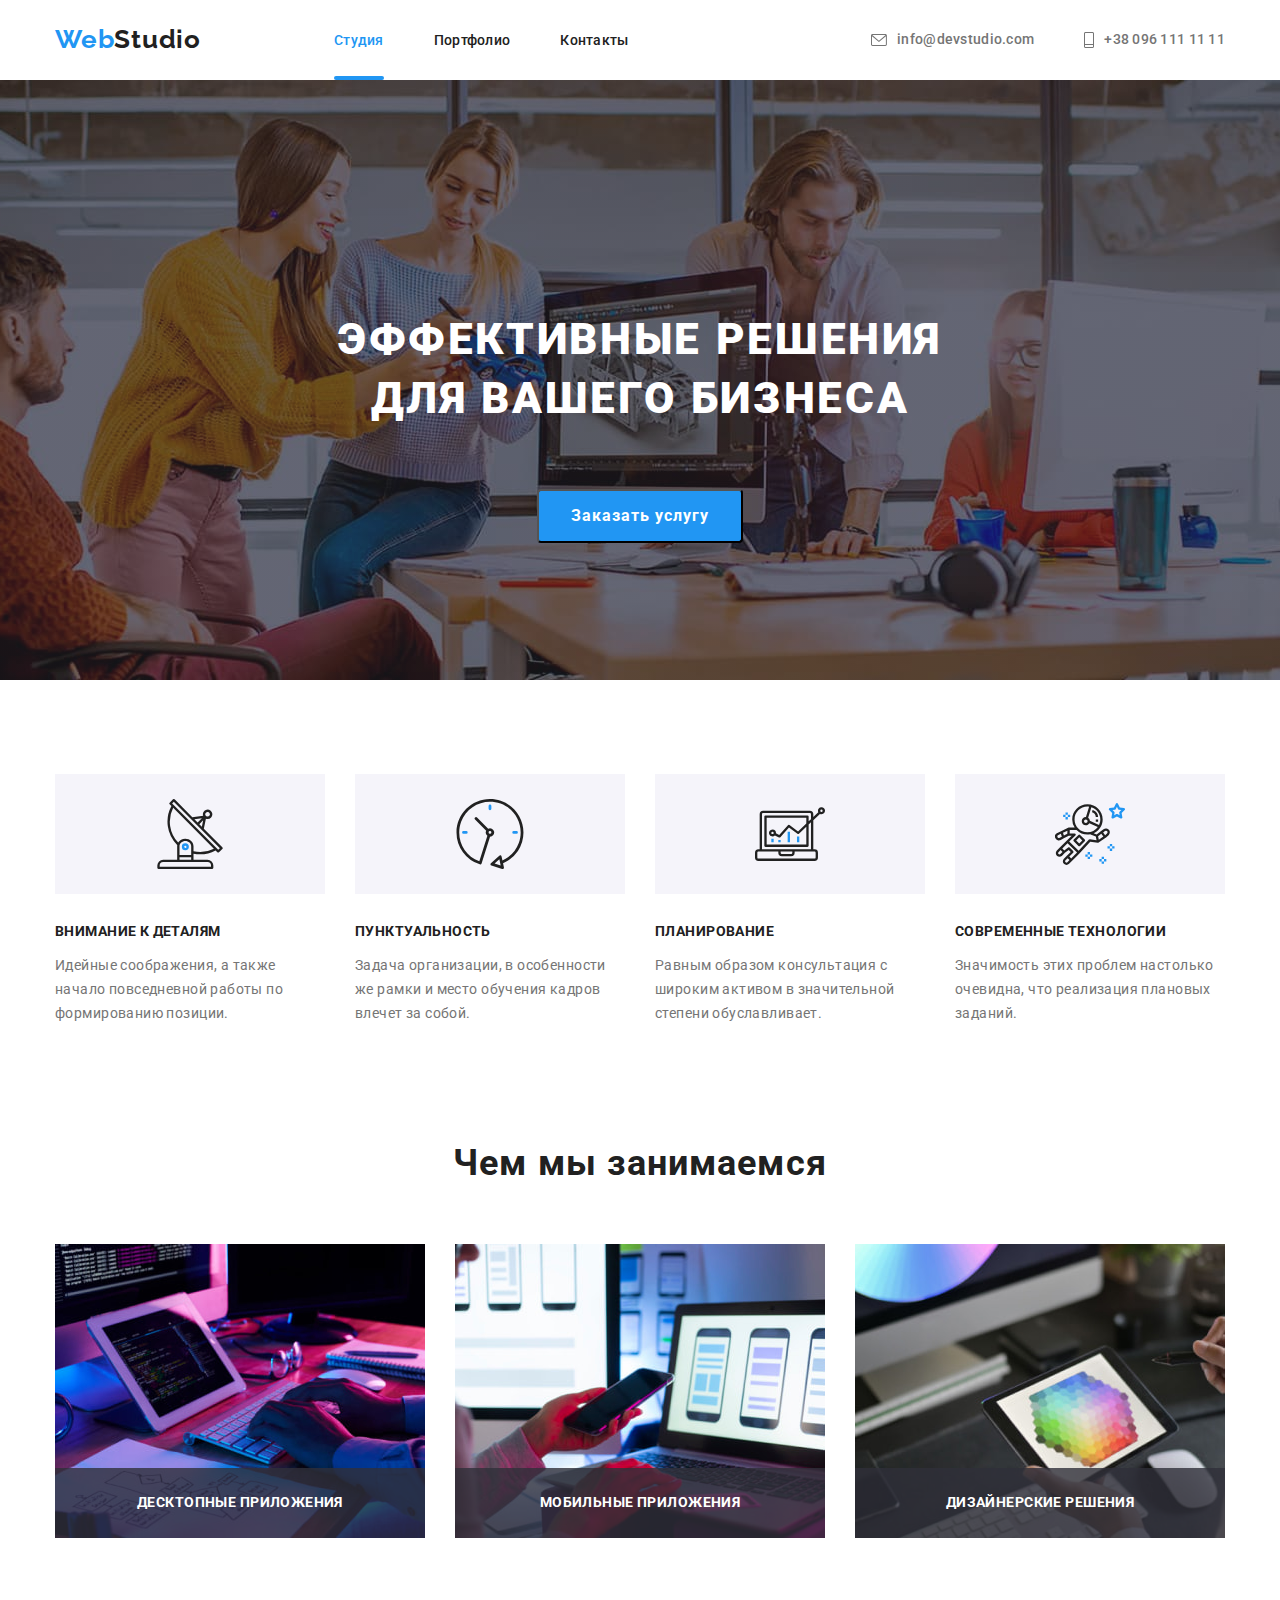
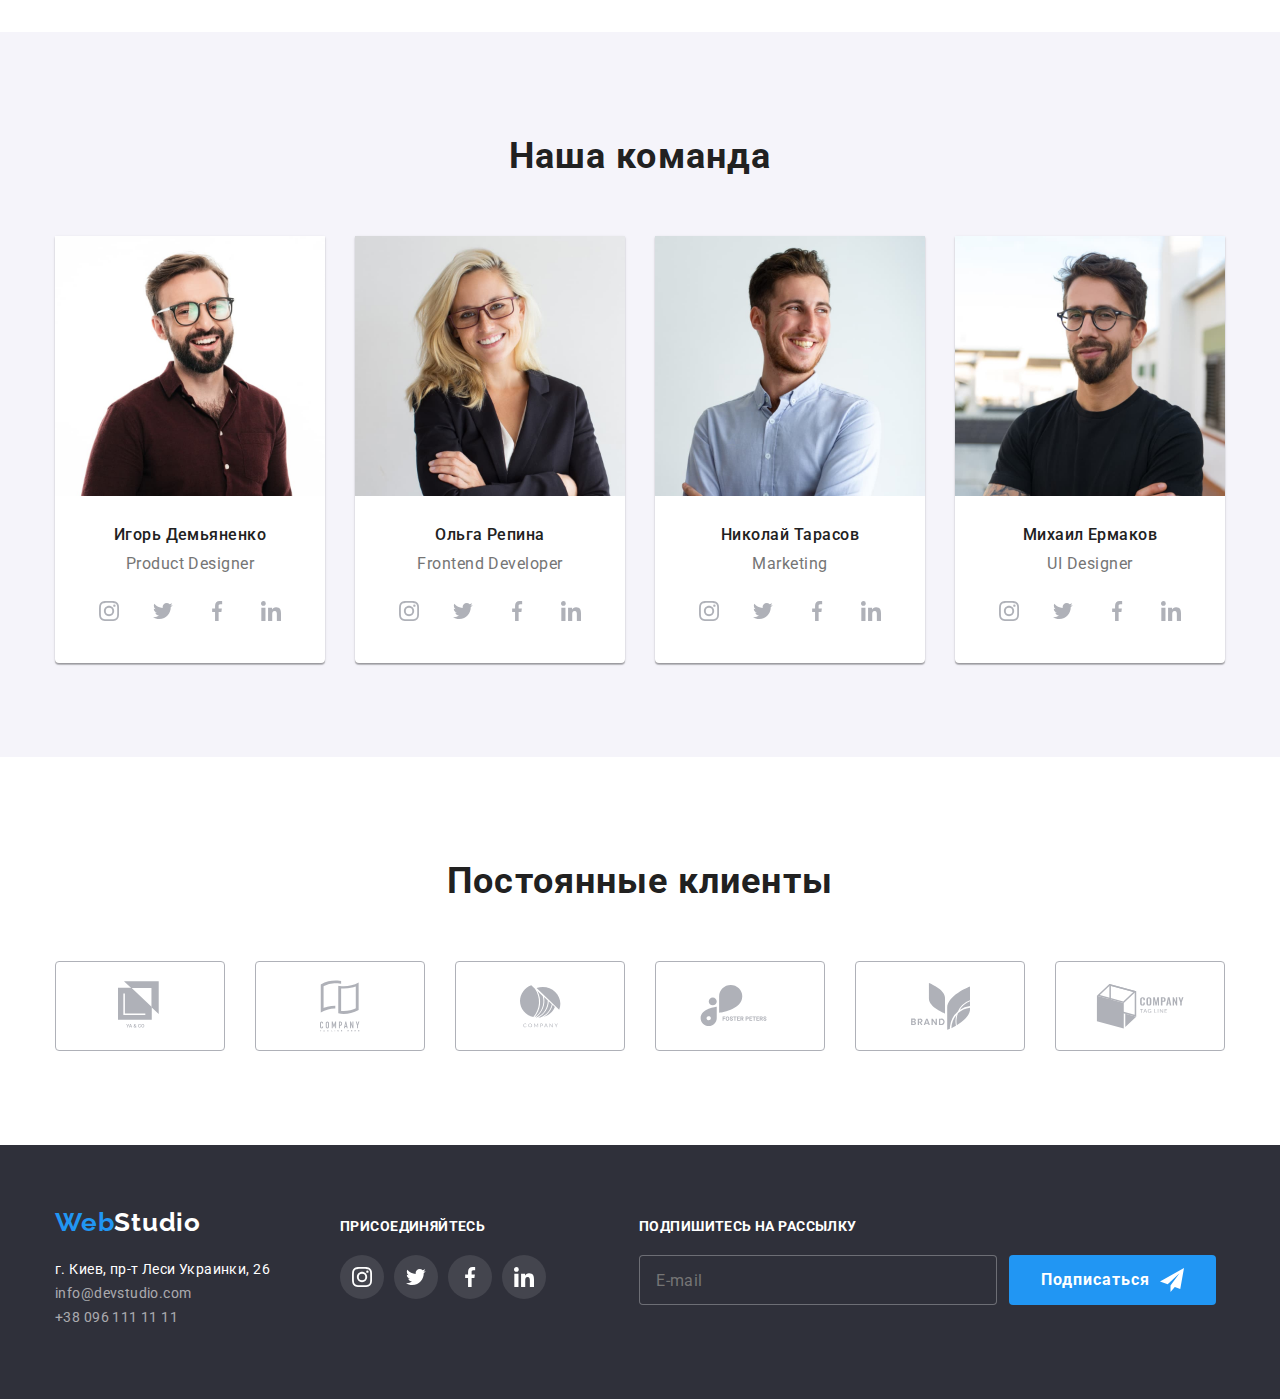
<file: index.html>
<!DOCTYPE html>
<html lang="ru">
<head>
    <meta charset="UTF-8">
    <meta name="viewport" content="width=device-width, initial-scale=1.0">
    <title>Document</title>
    <link rel="stylesheet" href="./css/modern-normalize.css">
    <link rel="stylesheet" href="./css/common.css">
    <link rel="stylesheet" href="./css/main.css">
    <link rel="preconnect" href="https://fonts.gstatic.com">
    <link href="https://fonts.googleapis.com/css2?family=Raleway:wght@700&family=Roboto:wght@400;500;700;900&display=swap" rel="stylesheet">
<body>

<!-- Шапка сайта -->
    <header class="header">
        <div class="container">
            <nav class="nav-links">
                 <a href="./index.html" class="logo-title"><span class="logo-title-web">Web</span>Studio</a>
                <ul class="nav-menu">
                   <li><a href="" class="current-link">Студия</a></li>
                   <li><a href="./portfolio.html" class="link">Портфолио</a></li>
                   <li><a href="" class="link">Контакты</a></li>
                </ul>
            </nav>   
            <ul class="contact-items">
                <li class="contact-items-button"><a href="mailto:info@devstudio.com" class="mail">
                  <svg class="button-icon" width="16" height="12">
                    <use href="./images/sprite.svg#envelope"></use>
                  </svg>info@devstudio.com</a>
                </li>
                <li><a href="tel:+380961111111" class="tel">
                  <svg class="button-icon" width="10" height="16">
                    <use href="./images/sprite.svg#phone"></use>
                  </svg>+38 096 111 11 11</a>
                </li>
            </ul>
        </div>
            </header>            
            <main>
                <!--Герой  -->
            
              <section class="section-hero">
               <div class="overlay">
                <div class="container">
                  <h1 class="title">Эффективные решения <br /> для вашего бизнеса</h1>
                  <button type="submit" class="button" data-modal-open>Заказать услугу</button>
                </div>
               </div>
              </section>
           

              <!-- Преимущества -->
              <section class="advantages">
                    <ul class="container">
                      <li>
                        <div class="advantage-icon">
                          <svg class="advantage-icon-1" width="70" height="70">
                            <use href="./images/sprite.svg#antenna"></use>
                          </svg>
                        </div>
                        <h3 class="advantage-title">Внимание к деталям</h3>
                        <p class="advantage-description">Идейные соображения, а также начало повседневной работы по формированию позиции.</p>
                      </li>
                      <li>
                        <div class="advantage-icon">
                        <svg class="advantage-icon-2" width="70" height="70">
                          <use href="./images/sprite.svg#clock"></use>
                        </svg>
                      </div>
                        <h3 class="advantage-title">Пунктуальность</h3>
                        <p class="advantage-description">Задача организации, в особенности же рамки и место обучения кадров влечет за собой.</p>
                      </li>
                      <li>
                        <div class="advantage-icon">
                        <svg class="advantage-icon-3" width="70" height="70">
                          <use href="./images/sprite.svg#diagram"></use>
                        </svg>
                      </div>
                        <h3 class="advantage-title">Планирование</h3>
                        <p class="advantage-description">Равным образом консультация с широким активом в значительной степени обуславливает.</p>
                      </li>
                      <li>
                        <div class="advantage-icon">
                        <svg class="advantage-icon-4" width="70" height="70">
                          <use href="./images/sprite.svg#astronaut"></use>
                        </svg>
                      </div>
                        <h3 class="advantage-title">Современные технологии</h3>
                        <p class="advantage-description">Значимость этих проблем настолько очевидна, что реализация плановых заданий.</p>
                      </li>
                    </ul>
             </section>
              
              <!-- Услуги -->
              <section class="services">
                <div class="container">
                    <h2 class="subtitle">Чем мы занимаемся</h2>
                  <ul class="service-items">
                    <li><article class="service-image"><img src="./images/image-1.jpg" alt="Услуга-1" width="370">
                    <div class="overlay-service-title">
                      <h3 class="service-title">Десктопные приложения</h3>
                    </div>
                    </article>
                    </li>
                    <li><article class="service-image"><img src="./images/image-2.jpg" alt="Услуга-2" width="370">
                    <div class="overlay-service-title">
                      <h3 class="service-title">Мобильные приложения</h3>
                    </div>
                    </article>
                    </li>
                    <li><article class="service-image"><img src="./images/image-3.jpg" alt="Услуга-31" width="370">
                    <div class="overlay-service-title">
                      <h3 class="service-title">Дизайнерские решения</h3>
                    </div>
                    </article>
                    </li>
                  </ul>
                </div>
              </section> 

              <!-- Команда -->
              <section class="section-team">
                <div class="container">
                  <h2 class="subtitle">Наша команда</h2>
                  <ul class="team-cards">
                    <li class="employee-card"><img src="./images/image-demyanenko.jpg" alt="Фотография сотрудника" width="270" height=260>
                        <div class="employee-card-thumb">
                          <h3 class="employee-name">Игорь Демьяненко</h3>
                           <p class="employee-role">Product Designer</p>
                            <ul class="social-links">
                          <li>
                            <a href="" class="social-links-icon">
                                <svg class="instagram-icon" width="20" height="20">
                                  <use href="./images/sprite.svg#instagram"></use>
                                </svg>
                            </a>
                          </li>
                          <li>
                            <a href="" class="social-links-icon">
                               <svg class="twitter-icon" width="20" height="20">
                                  <use href="./images/sprite.svg#twitter"></use>
                                </svg>
                            </a>
                          </li>
                          <li>
                            <a href="" class="social-links-icon">
                              <svg class="facebook-icon" width="20" height="20">
                                  <use href="./images/sprite.svg#facebook"></use>
                                </svg>
                            </a>
                          </li>
                          <li>
                            <a href="" class="social-links-icon">
                              <svg class="linkedin-icon" width="20" height="20">
                                  <use href="./images/sprite.svg#linkedin"></use>
                              </svg>
                            </a>
                          </li>
                         </ul>
                        </div>
                    </li>
                    <li class="employee-card"><img src="./images/image-repina.jpg" alt="Фотография сотрудника" width="270" height=260>
                      <div class="employee-card-thumb">
                      <h3 class="employee-name">Ольга Репина</h3>
                        <p class="employee-role">Frontend Developer</p>
                        <ul class="social-links">
                          <li>
                            <a href="" class="social-links-icon">
                              <svg class="instagram-icon" width="20" height="20">
                                  <use href="./images/sprite.svg#instagram"></use>
                                </svg>
                            </a>
                          </li>
                          <li>
                            <a href="" class="social-links-icon">
                              <svg class="twitter-icon" width="20" height="20">
                                  <use href="./images/sprite.svg#twitter"></use>
                                </svg>
                              </a>
                          </li>
                          <li>
                            <a href="" class="social-links-icon">
                              <svg class="facebook-icon" width="20" height="20">
                                  <use href="./images/sprite.svg#facebook"></use>
                                </svg>
                            </a>
                          </li>
                          <li>
                            <a href="" class="social-links-icon">
                              <svg class="linkedin-icon" width="20" height="20">
                                  <use href="./images/sprite.svg#linkedin"></use>
                                </svg>
                            </a>
                          </li>
                        </ul>
                      </div>
                    </li>
                    <li class="employee-card"><img src="./images/image-tarasov.jpg" alt="Фотография сотрудника" width="270" height=260>
                      <div class="employee-card-thumb">
                      <h3 class="employee-name">Николай Тарасов</h3>
                        <p class="employee-role">Marketing</p>
                        <ul class="social-links">
                          <li>
                            <a href="" class="social-links-icon">
                             <svg class="instagram-icon" width="20" height="20">
                                  <use href="./images/sprite.svg#instagram"></use>
                             </svg>
                              </a>
                          </li>
                          <li>
                            <a href="" class="social-links-icon">
                              <svg class="twitter-icon" width="20" height="20">
                                  <use href="./images/sprite.svg#twitter"></use>
                              </svg>
                              </a>
                          </li>
                          <li>
                            <a href="" class="social-links-icon">
                              <svg class="facebook-icon" width="20" height="20">
                                  <use href="./images/sprite.svg#facebook"></use>
                                </svg>
                              </a>
                          </li>
                          <li>
                            <a href="" class="social-links-icon">
                              <svg class="linkedin-icon" width="20" height="20">
                                  <use href="./images/sprite.svg#linkedin"></use>
                                </svg>
                              </a>
                          </li>
                        </ul>
                      </div>
                    </li>
                    <li class="employee-card"><img src="./images/image-yermakov.jpg" alt="Фотография сотрудника" width="270" height=260>
                      <div class="employee-card-thumb">
                      <h3 class="employee-name">Михаил Ермаков</h3>
                        <p class="employee-role">UI Designer</p>
                        <ul class="social-links">
                          <li>
                            <a href="" class="social-links-icon">
                              <svg class="instagram-icon" width="20" height="20">
                                  <use href="./images/sprite.svg#instagram"></use>
                                </svg>
                              </a>
                          </li>
                          <li>
                            <a href="" class="social-links-icon">
                              <svg class="twitter-icon" width="20" height="20">
                                  <use href="./images/sprite.svg#twitter"></use>
                                </svg>
                            </a>
                          </li>
                          <li>
                            <a href="" class="social-links-icon">
                              <svg class="facebook-icon" width="20" height="20">
                                  <use href="./images/sprite.svg#facebook"></use>
                              </svg>
                            </a>
                          </li>
                          <li>
                            <a href="" class="social-links-icon">
                              <svg class="linkedin-icon" width="20" height="20">
                                <use href="./images/sprite.svg#linkedin"></use>
                              </svg>
                            </a>
                          </li>
                        </ul>
                      </div>
                    </li>
                  </ul>
                </div>
              </section>

              <!-- Постоянные клиенты -->
              <section class="clients">
                <div class="container">
                  <h2 class="subtitle">Постоянные клиенты</h2>
                  <ul class="clients-logo">
                    <li>
                      <a href="" class="client-link-icon">
                        <svg class="client-icon" width="45" height="50">
                            <use href="./images/sprite.svg#logo-1"></use>
                        </svg>
                      </a>
                    </li>
                    <li>
                      <a href="" class="client-link-icon">
                        <svg class="client-icon" width="40" height="52">
                            <use href="./images/sprite.svg#logo-2"></use>
                          </svg>
                        </a>
                    </li>
                    <li>
                      <a href="" class="client-link-icon">
                        <svg class="client-icon" width="41" height="43">
                            <use href="./images/sprite.svg#logo-3"></use>
                          </svg>
                      </a>
                    </li>
                    <li>
                      <a href="" class="client-link-icon">
                        <svg class="client-icon" width="80" height="42">
                            <use href="./images/sprite.svg#logo-4"></use>
                          </svg>
                      </a>
                    </li>
                    <li>
                      <a href="" class="client-link-icon">
                        <svg class="client-icon" width="59" height="47">
                            <use href="./images/sprite.svg#logo-5"></use>
                          </svg>
                      </a>
                    </li>
                    <li>
                      <a href="" class="client-link-icon">
                        <svg class="client-icon" width="89" height="45">
                            <use href="./images/sprite.svg#logo-6"></use>
                          </svg>
                      </a>
                    </li>
                  </ul>
                </div>
              </section>
            </main>
    <footer class="footer">
        <div class="container">
          <div class="contact-section">          
          <a href="./index.html" class="logo-title"><span class="logo-title-web">Web</span>Studio</a>
            <address>
             <a href="" class="address">г. Киев, пр-т Леси Украинки, 26</a>
             <ul class="contact-list">
                <li><a href="mailto:info@devstudio.com" class="mail">info@devstudio.com</a>
                </li>
                <li><a href="tel:+380961111111" class="tel">+38 096 111 11 11</a>
                </li>
             </ul>
            </address>
          </div>
         <div class="menu-social-links">
          <h3 class="join-us">Присоединяйтесь</h3>
          <ul class="social-links">
            <li>
              <a href="" class="social-links-icon-footer">
                <svg class="instagram-icon" width="20" height="20">
                   <use href="./images/sprite.svg#instagram"></use>
                  </svg>
                </a>
            </li>
            <li>
              <a href="" class="social-links-icon-footer">
                <svg class="twitter-icon" width="20" height="20">
                   <use href="./images/sprite.svg#twitter"></use>
                  </svg>
              </a>
            </li>
            <li>
              <a href="" class="social-links-icon-footer">
                <svg class="facebook-icon" width="20" height="20">
                   <use href="./images/sprite.svg#facebook"></use>
                  </svg>
                </a>
            </li>
            <li>
              <a href="" class="social-links-icon-footer">
                <svg class="linkedin-icon" width="20" height="20">
                   <use href="./images/sprite.svg#linkedin"></use>
                  </svg>
                </a>
            </li>
          </ul>
        </div>
        <form class="sign-up-form">
          <h3 class="sign-up">Подпишитесь на рассылку</h3>
          <div class="sign-up-wrapper">
            <input class="input" name="mail" type="email" placeholder="E-mail"/>
            <button type="submit" class="button">Подписаться
              <svg width="24" height="24" class="icon-send">
              <use href="./images/sprite.svg#icon-send"></use>
              </svg></button>
          </div>
        </form>
      </div>
    </footer>
    <div class="backdrop is-hidden" data-modal>
      <div class="modal">
        <button class="backdrop-close" data-modal-close><svg class="close-icon" width="11" height="11">
             <use href="./images/sprite.svg#close"></use></svg>
        </button>
          <form class="order-form">
            <h3 class="order-form-name">Оставьте свои данные, мы вам перезвоним</h3> 
            <label for="name" class="label">Имя</label>
            <div class="input-wrapper">
              <input class="input" type="text" name="name" id="name" />
              <svg width="18" height="18" class="modal-icon">
              <use href="./images/sprite.svg#icon-name"></use>
              </svg>
            </div>
            <label for="phone" class="label">Телефон</label>
            <div class="input-wrapper">
            <input class="input" type="tel" name="phone" id="phone" />
            <svg width="18" height="18" class="modal-icon">
            <use href="./images/sprite.svg#icon-phone"></use>
            </svg>
           </div>
           <label for="mail" class="label">Почта</label>
           <div class="input-wrapper">
            <input class="input" type="email" name="mail" id="mail" />
            <svg width="18" height="18" class="modal-icon">
              <use href="./images/sprite.svg#icon-mail"></use>
            </svg>
           </div>
           <label for="comment" class="label">Комментарий</label>
           <textarea class="comment" name="comment" id="comment" rows="6" placeholder="Введите текст"></textarea>
           <label class="checkbox-field">
            <input class="checkbox" type="checkbox" /><span class="checkbox-icon"></span>
            <span class="checkbox-text">Соглашаюсь с рассылкой и принимаю <a href="" class="checkbox-link">Условия договора</a></span>
            </label>
           <button type="submit" class="button">Отправить</button>
        </form>
      </div>
    </div>
    <script src="./js/modal.js"></script>
</body>
</html>
</file>
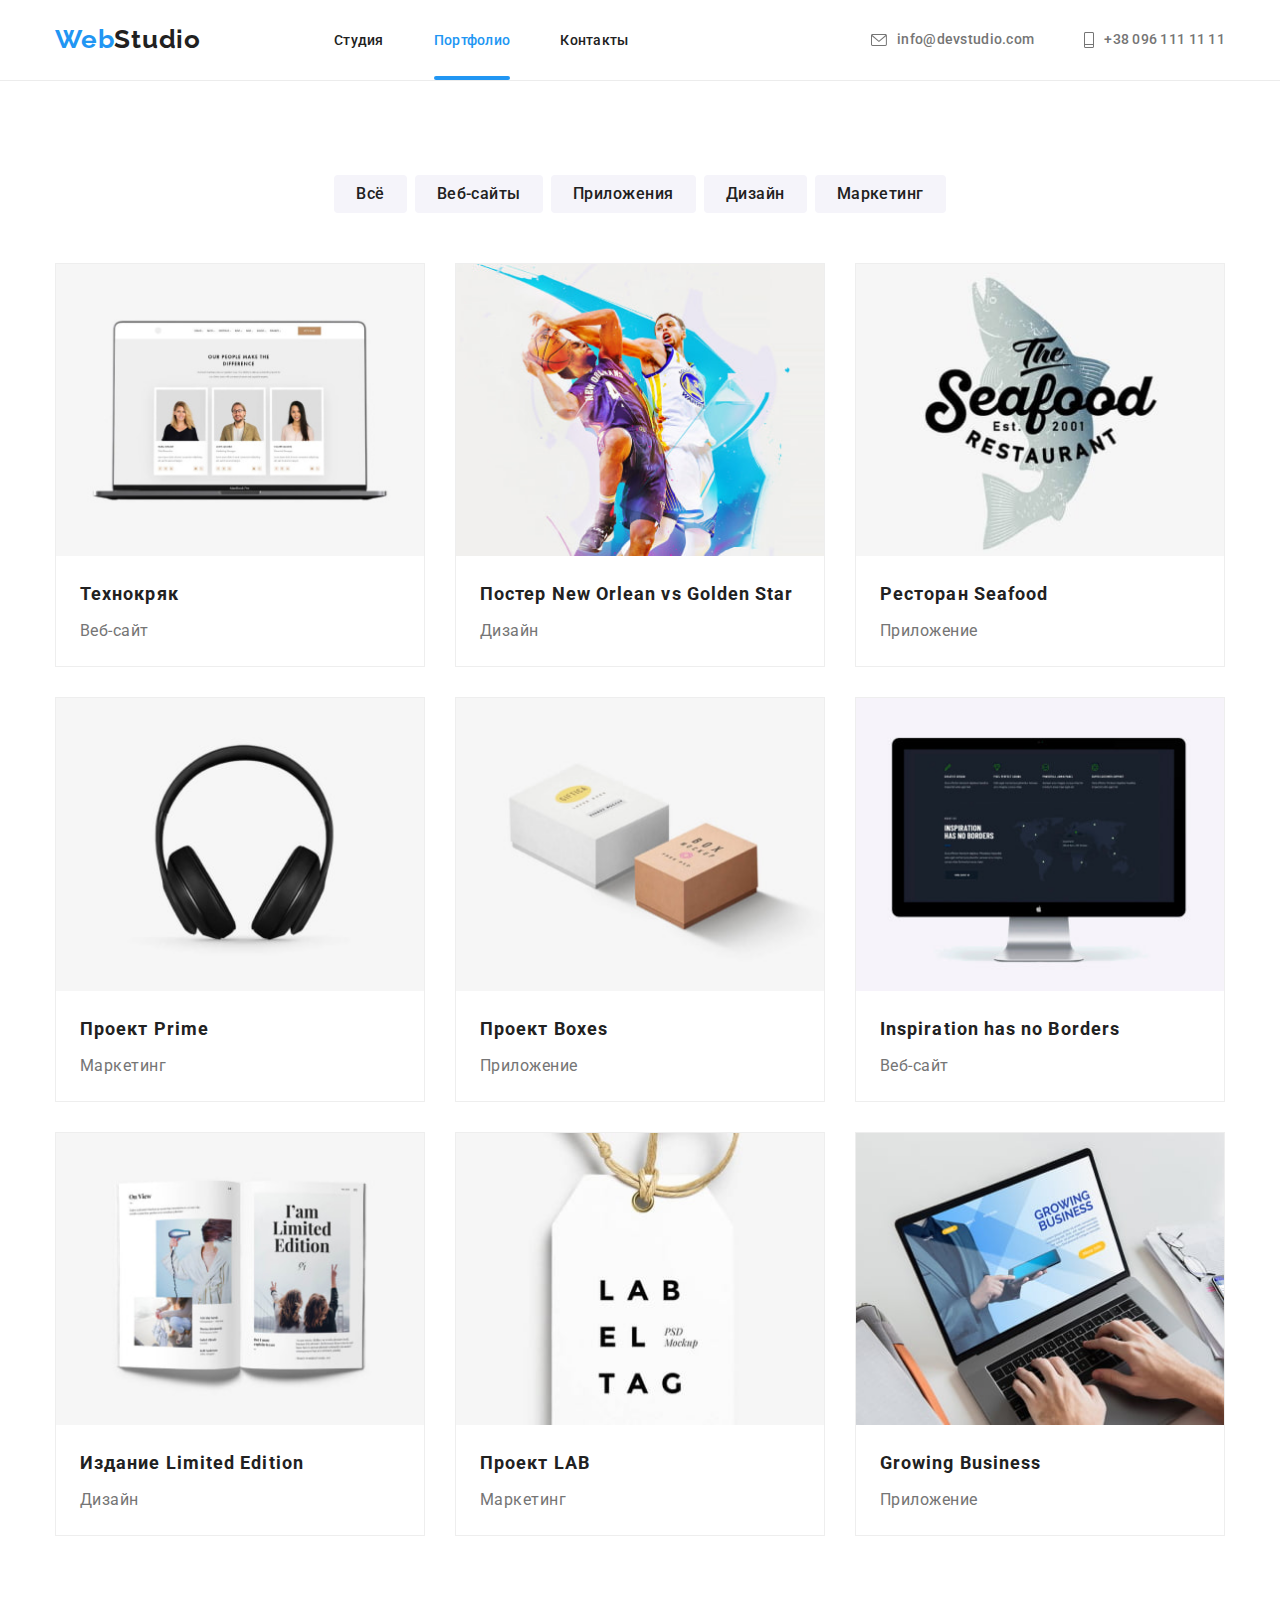
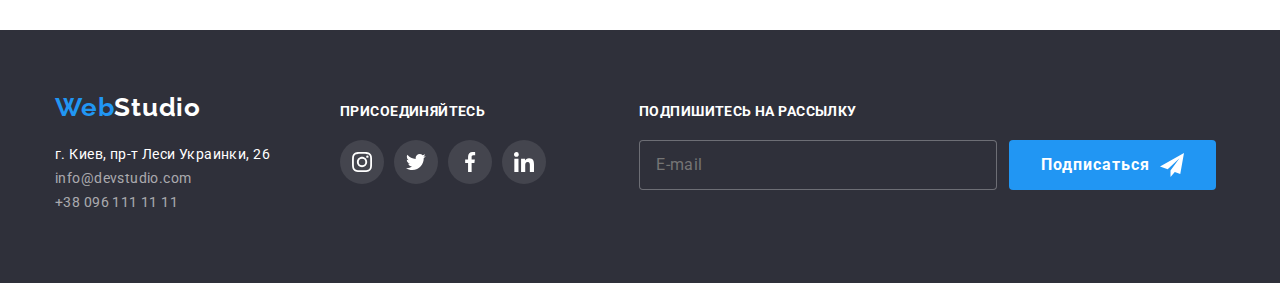
<file: portfolio.html>
<!DOCTYPE html>
<html lang="ru">
<head>
    <meta charset="UTF-8">
    <meta http-equiv="X-UA-Compatible" content="IE=edge">
    <meta name="viewport" content="width=device-width, initial-scale=1.0">
    <title>Document</title>
    <link rel="stylesheet" href="./css/modern-normalize.css">
    <link rel="stylesheet" href="./css/common.css">
    <link rel="stylesheet" href="./css/portfolio.css">
    <link rel="preconnect" href="https://fonts.gstatic.com">
    <link href="https://fonts.googleapis.com/css2?family=Raleway:wght@700&family=Roboto:wght@400;500;700;900&display=swap"
          rel="stylesheet">
</head>
<body>
    <!-- Шапка сайта -->
    <header class="header">
        <div class="container">
            <nav class="nav-links">
                <a href="./index.html" class="logo-title"><span class="logo-title-web">Web</span>Studio</a>
              <ul class="nav-menu">
                <li><a href="./index.html" class="link">Студия</a></li>
                <li><a href="" class="current-link">Портфолио</a></li>
                <li><a href="" class="link">Контакты</a></li>
              </ul>
            </nav>
         <ul class="contact-items">
            <li class="contact-items-button"><a href="mailto:info@devstudio.com" class="mail">
                    <svg class="button-icon" width="16" height="12">
                        <use href="./images/sprite.svg#envelope"></use>
                    </svg>info@devstudio.com</a>
            </li>
            <li><a href="tel:+380961111111" class="tel">
                    <svg class="button-icon" width="10" height="16">
                        <use href="./images/sprite.svg#phone"></use>
                    </svg>+38 096 111 11 11</a>
                </li>
         </ul>
        </div>
    </header>
    <main>
        <section class="portfolio">
          <div class="container">
            <ul class="nav-buttons">
              <li><button type="button" class="button">Всё</button></li>
              <li><button type="button" class="button">Веб-сайты</button></li>
              <li><button type="button" class="button">Приложения</button></li>
              <li><button type="button" class="button">Дизайн</button></li>
              <li><button type="button" class="button">Маркетинг</button></li>
            </ul>
          </div>
        <div class="container">
          <ul class="project-list">
            <li class="project-item">
                <article class="card">
                    <div class="card-thumb">
                        <img src="./images/img-port-technokriak.jpg" alt="Фотография веб-сайта Технокряк" width="370">
                      <div class="thumb-overlay">
                        <p class="overlay-text">Технокряк это современная площадка распространения коронавируса. Компании используют эту платформу для цифрового шпионажа и атак на защищённые серверы конкурентов.</p>
                      </div>
                    </div>
                <div class="card-content">
                        <h3 class="project-title">Технокряк</h3>
                        <p class="project-type">Веб-сайт</p>
                    </div> 
                </article>
            </li>
            <li class="project-item">
                <article class="card">
                    <div class="card-thumb">
                        <img src="./images/img-port-new-orlean.jpg" alt="Фотография дизайна постера" width="370">
                    <div class="thumb-overlay">
                        <p class="overlay-text">Технокряк это современная площадка распространения коронавируса. Компании используют эту
                            платформу для цифрового шпионажа и атак на защищённые серверы конкурентов.</p>
                    </div>
                    </div>
                    <div class="card-content">
                        <h3 class="project-title">Постер New Orlean vs Golden Star</h3>
                        <p class="project-type">Дизайн</p>
                    </div>
                </article>
            </li>
            <li class="project-item">
                <article class="card">
                    <div class="card-thumb">
                        <img src="./images/img-port-seafood.jpg" alt="Фотография приложения ресторана" width="370">
                    <div class="thumb-overlay">
                        <p class="overlay-text">Технокряк это современная площадка распространения коронавируса. Компании используют эту
                            платформу для цифрового шпионажа и атак на защищённые серверы конкурентов.</p>
                    </div>
                    </div>
                    <div class="card-content">
                        <h3 class="project-title">Ресторан Seafood</h3>
                        <p class="project-type">Приложение</p>
                    </div>
                </article>
            </li>
            <li class="project-item">
                <article class="card">
                    <div class="card-thumb">
                        <img src="./images/img-port-prime.jpg" alt="Фотография маркетинг-проекта" width="370">
                    <div class="thumb-overlay">
                        <p class="overlay-text">Технокряк это современная площадка распространения коронавируса. Компании используют эту
                            платформу для цифрового шпионажа и атак на защищённые серверы конкурентов.</p>
                    </div></div>
                    <div class="card-content">
                        <h3 class="project-title">Проект Prime</h3>
                        <p class="project-type">Маркетинг</p>
                    </div>
                </article>
            </li>
            <li class="project-item">
                <article class="card">
                    <div class="card-thumb">
                        <img src="./images/img-port-boxes.jpg" alt="Фотография приложения проекта" width="370">
                        <div class="thumb-overlay">
                            <p class="overlay-text">Технокряк это современная площадка распространения коронавируса. Компании используют эту
                                платформу для цифрового шпионажа и атак на защищённые серверы конкурентов.</p>
                        </div>
                    </div>
                     <div class="card-content">
                        <h3 class="project-title">Проект Boxes</h3>
                        <p class="project-type">Приложение</p>
                    </div>
                </article>
            </li>
            <li class="project-item">
                <article class="card">
                    <div class="card-thumb">
                        <img src="./images/img-port-inspiration.jpg" alt="Фотография веб-сайта" width="370">
                        <div class="thumb-overlay">
                            <p class="overlay-text">Технокряк это современная площадка распространения коронавируса. Компании используют эту
                                платформу для цифрового шпионажа и атак на защищённые серверы конкурентов.</p>
                        </div>
                    </div>
                    <div class="card-content">
                        <h3 class="project-title">Inspiration has no Borders</h3>
                        <p class="project-type">Веб-сайт</p>
                    </div>
                </article>
            </li>
            <li class="project-item">
                <article class="card">
                    <div class="card-thumb">
                        <img src="./images/img-port-edition.jpg" alt="Фотография дизайна издания" width="370">
                        <div class="thumb-overlay">
                            <p class="overlay-text">Технокряк это современная площадка распространения коронавируса. Компании используют эту
                                платформу для цифрового шпионажа и атак на защищённые серверы конкурентов.</p>
                        </div>
                    </div>
                    <div class="card-content">
                        <h3 class="project-title">Издание Limited Edition</h3>
                        <p class="project-type">Дизайн</p>
                    </div>
                </article>
            </li>
            <li class="project-item">
                <article class="card">
                    <div class="card-thumb">
                        <img src="./images/img-port-lab.jpg" alt="Фотография маркетинг-проекта" width="370">
                        <div class="thumb-overlay">
                            <p class="overlay-text">Технокряк это современная площадка распространения коронавируса. Компании используют эту
                                платформу для цифрового шпионажа и атак на защищённые серверы конкурентов.</p>
                        </div>
                    </div>
                    <div class="card-content">
                        <h3 class="project-title">Проект LAB</h3>
                        <p class="project-type">Маркетинг</p>
                    </div>
                </article>
            </li>
            <li class="project-item">
                <article class="card">
                    <div class="card-thumb">
                        <img src="./images/img-port-business.jpg" alt="Фотография приложения" width="370">
                        <div class="thumb-overlay">
                            <p class="overlay-text">Технокряк это современная площадка распространения коронавируса. Компании используют эту
                                платформу для цифрового шпионажа и атак на защищённые серверы конкурентов.</p>
                        </div>
                    </div>
                    <div class="card-content">
                        <h3 class="project-title">Growing Business</h3>
                        <p class="project-type">Приложение</p>
                    </div>
                </article>
            </li>
          </ul>
         </div>
        </section>    
    </main>
    <footer class="footer">
        <div class="container">
            <div class="contact-section">
                <a href="./index.html" class="logo-title"><span class="logo-title-web">Web</span>Studio</a>
                <address>
                    <a href="" class="address">г. Киев, пр-т Леси Украинки, 26</a>
                    <ul class="contact-list">
                        <li><a href="mailto:info@devstudio.com" class="mail">info@devstudio.com</a>
                        </li>
                        <li><a href="tel:+380961111111" class="tel">+38 096 111 11 11</a>
                        </li>
                    </ul>
                </address>
            </div>
            <div class="menu-social-links">
                <h3 class="join-us">Присоединяйтесь</h3>
                <ul class="social-links">
                    <li>
                        <a href="">
                            <div class="social-links-icon-footer">
                                <svg class="instagram-icon" width="20" height="20">
                                    <use href="./images/sprite.svg#instagram"></use>
                                </svg>
                            </div>
                        </a>
                    </li>
                    <li>
                        <a href="">
                            <div class="social-links-icon-footer">
                                <svg class="twitter-icon" width="20" height="20">
                                    <use href="./images/sprite.svg#twitter"></use>
                                </svg>
                            </div>
                        </a>
                    </li>
                    <li>
                        <a href="">
                            <div class="social-links-icon-footer">
                                <svg class="facebook-icon" width="20" height="20">
                                    <use href="./images/sprite.svg#facebook"></use>
                                </svg>
                            </div>
                        </a>
                    </li>
                    <li>
                        <a href="">
                            <div class="social-links-icon-footer">
                                <svg class="linkedin-icon" width="20" height="20">
                                    <use href="./images/sprite.svg#linkedin"></use>
                                </svg>
                            </div>
                        </a>
                    </li>
                </ul>
            </div>
            <form class="sign-up-form">
                <h3 class="sign-up">Подпишитесь на рассылку</h3>
                <div class="sign-up-wrapper">
                    <input class="input" name="mail" type="email" placeholder="E-mail" />
                    <button type="submit" class="button">Подписаться
                        <svg width="24" height="24" class="icon-send">
                            <use href="./images/sprite.svg#icon-send"></use>
                        </svg></button>
                </div>
            </form>
        </div>
    </footer>
    </body>
</html>
</file>
<file: css/common.css>
:root {
  --white-text: #ffffff;
  --white-text-op60: rgba(255, 255, 255, 0.6);
  --black-text: #212121;
  --grey-text: #757575;
  --blue-text: #2196f3;

  --white: #ffffff;
  --ghost-white: #f5f4fa;
  --black: #2f303a;
  --blue: #2196f3;

  --grey-icon: #afb1b8;
  --accent-icon: #2196f3;
}

/* Применяем основное семейство шрифтов для всего документа и ссылок */

body {
  font-family: 'Roboto', sans-serif;
}
/* Header */

/* Цвет фона хедера */
.header {
  background-color: var(--white);
}

/* Переназначаем шрифт для логотипа*/
.header .logo-title {
  font-family: 'Raleway', sans-serif;
  font-weight: 700;
  font-size: 26px;
  line-height: 1.2;
  letter-spacing: 0.03em;
  text-align: left;

  color: var(--black-text);
}
/* Переназначаем цвет для текста логотипа web */

.logo-title-web {
  color: var(--blue-text);
}

/* Шрифт для ссылок меню хедера */

.nav-menu a {
  font-weight: 500;
  font-size: 14px;
  line-height: 1.15;
  letter-spacing: 0.02em;
  color: var(--black-text);
  transition: color 250ms cubic-bezier(0.4, 0, 0.2, 1);
}

/* Псевдоклассы hover, focus, active для хедера */
.nav-menu .link:hover,
.nav-menu .link:focus,
.nav-menu .link:active {
  color: var(--blue-text);
}

/* Подсветка страницы, на которой находится пользователь */
.nav-menu .current-link {
  position: relative;
  color: var(--blue-text);
  display: block;
}

/* Делаем подчёркивание ссылки текущей страницы  */

.nav-menu .current-link::after {
  content: '';
  position: absolute;
  display: inline-block;
  left: 0;
  bottom: 0;
  width: 100%;
  height: 4px;
  background-color: var(--accent-icon);
  border-radius: 2px;
}

/* Шрифт для электронной почты в хедере и выравнивание иконки и адреса*/
.header .mail {
  font-weight: 500;
  font-size: 14px;
  line-height: 1.14;
  letter-spacing: 0.02em;
  display: flex;
  align-items: center;

  color: var(--grey-text);
  transition: color 250ms cubic-bezier(0.4, 0, 0.2, 1);
}

/* Шрифт для телефона в хедере и выравнивание иконки и телефона*/
.header .tel {
  font-weight: 500;
  font-size: 14px;
  line-height: 1.14;
  letter-spacing: 0.02em;
  display: flex;
  align-items: center;

  color: var(--grey-text);
  transition: color 250ms cubic-bezier(0.4, 0, 0.2, 1);
}

/* Общие параметры для контейнеров */

.container {
  margin-left: auto;
  margin-right: auto;
  width: 1200px;
  padding-left: 15px;
  padding-right: 15px;
}

/* Задаём flex элементам хедера */

.header .container,
.nav-links,
.nav-menu,
.contact-items {
  display: flex;
}

/* Контейнер хедера */
.header .container {
  justify-content: space-between;
  align-items: center;
}

/* Делаем высокие кнопки-ссылки */

.nav-menu a,
.contact-items {
  display: flex;
  padding-top: 32px;
  padding-bottom: 32px;
  align-items: center;
  margin-top: 0px;
  margin-bottom: 0px;
}

/* Марджины для логотипа */
.header .logo-title {
  margin-right: 93px;
  margin-bottom: 24px;
  margin-top: 24px;
}

/* Задаём нижний марджин кнопкам-ссылкам */
.nav-menu,
.contact-items {
  align-items: center;
  margin-top: 0px;
  margin-bottom: 0px;
}

.nav-menu li:not(:first-child) {
  margin-left: 50px;
}

.contact-items li:not(:first-child) {
  margin-left: 50px;
  color: var(--grey-text);
}

/* Делаем ховер для электронной почты и телефона */

.button-icon {
  margin-right: 10px;
  fill: currentColor;
}

.mail:hover,
.mail:focus,
.mail:active {
  color: var(--accent-icon);
}

.tel:hover,
.tel:focus,
.tel:active {
  color: var(--accent-icon);
}
.button-icon:hover,
.button-icon:focus,
.button-icon:active {
  color: var(--accent-icon);
}

/* Основной контент */

img {
  display: block;
  max-width: 100%;
  height: auto;
}

/* Footer */

/* Цвет фона футера */
.footer {
  background-color: var(--black);
}
.footer.container {
  margin-right: 70px;
}

/* Переназначаем шрифт для логотипа в футере*/
.footer .logo-title {
  font-family: 'Raleway', sans-serif;
  font-weight: 700;
  font-size: 26px;
  line-height: 1.2;
  letter-spacing: 0.03em;
  text-align: left;

  color: var(--white-text);
}

/* Шрифт для адреса в футере */
.footer .address {
  font-weight: 400;
  font-size: 14px;
  line-height: 1.7;
  letter-spacing: 0.03em;

  color: var(--white-text);
}

/* Шрифт для электронной почты в футере */
.footer .mail {
  font-weight: 400;
  font-size: 14px;
  line-height: 1.7;
  letter-spacing: 0.03em;

  color: var(--white-text-op60);
  transition: color 250ms cubic-bezier(0.4, 0, 0.2, 1);
}
/* Шрифт для телефона в футере */
.footer .tel {
  font-weight: 400;
  font-size: 14px;
  line-height: 1.7;
  letter-spacing: 0.03em;

  color: var(--white-text-op60);
  transition: color 250ms cubic-bezier(0.4, 0, 0.2, 1);
}
/* Шрифт для "присоединяйтесь" и "подпишитесь" в футере */
.join-us,
.sign-up {
  font-weight: 700;
  font-size: 14px;
  line-height: 1.14;
  letter-spacing: 0.03em;
  text-align: left;
  text-transform: uppercase;
  margin-bottom: 20px;

  color: var(--white-text);
}

/* Контейнер футера */
.footer .container {
  display: flex;
  align-items: baseline;
  padding-top: 60px;
  padding-bottom: 60px;
}

.footer .logo-title {
  display: block;
  margin-bottom: 20px;
}

.address,
.contact-list {
  padding-left: 0;
  margin: 0 0 9px 0;
}

.mail {
  margin: auto;
}
/* Задаём паддинги и марджины для секции ссылок соцсетей в футере */

.footer .menu-social-links {
  margin: 0 93px 0 70px;
}

.join-us {
  margin: 0 0 20px 0;
}

/* Задаём характеристики иконок соцсетей */

.social-links {
  display: flex;
  justify-content: space-between;
  padding-left: 0px;
  margin: auto;
}

.social-links li:not(:first-child) {
  margin-left: 10px;
}

.social-links-icon-footer {
  background: rgba(255, 255, 255, 0.1);
  color: var(--white-text);
  width: 44px;
  height: 44px;
  border-radius: 50%;
  justify-content: center;
  align-items: center;
  display: flex;
  transition: background-color 250ms cubic-bezier(0.4, 0, 0.2, 1);
}

.social-links-icon-footer svg {
  fill: currentColor;
}

.social-links-icon-footer:hover,
.social-links-icon-footer:focus,
.social-links-icon-footer:active {
  color: var(--white-text);
  background-color: var(--accent-icon);
}

/* Форма для подписки */

.sign-up-wrapper {
  display: flex;
}

.sign-up-form .input {
  position: relative;
  width: 358px;
  height: 50px;
  padding: 0 0 0 16px;
  box-sizing: border-box;
  border-radius: 4px;
  border: 1px solid;
  border-color: rgba(255, 255, 255, 0.3);
  background-color: var(--black);
}

.sign-up-form .button {
  display: flex;
  justify-content: center;
  align-items: center;
}

.icon-send {
  fill: currentColor;
  margin-left: 10px;
}

.sign-up-wrapper .input {
font-weight: 400;
font-size: 16px;
line-height: 1.25;
letter-spacing: 0.03em;

color: var(--white-text-op60);
}

/* Модальное окно */
.backdrop {
  position: fixed;
  top: 0;
  left: 0;
  width: 100%;
  height: 100%;
  background-color: rgba(0, 0, 0, 0.2);

  opacity: 1;
  transition: opacity 250ms cubic-bezier(0.4, 0, 0.2, 1);
}

.backdrop.is-hidden {
  opacity: 0;
  pointer-events: none;
  visibility: visible;
}

.backdrop.is-hidden .modal {
  transform: translate(-50%, -50%) scale(1.1);
}

.modal {
  position: absolute;
  top: 50%;
  left: 50%;
  transform: translate(-50%, -50%);
  min-width: 528px;
  min-height: 521px;

  background-color: var(--white);

  transform: translate(-50%, -50%) scale(1);
  transition: transform 250ms cubic-bezier(0.4, 0, 0.2, 1);
}
 
.backdrop-close {
  display: flex;
  position: absolute;
  top: 8px;
  right: 8px;
  justify-content: center;
  align-items: center;
  width: 30px;
  height: 30px;
  border: 1px solid rgba(0, 0, 0, 0.1);
  border-radius: 50%;
  color: black;
  background-color: var(--white);
  transition: color 250ms cubic-bezier(0.4, 0, 0.2, 1);
  outline: none;
}

.close-icon svg {
  fill: currentColor;
}

.backdrop-close:hover .close-icon,
.backdrop-close:focus .close-icon {
  fill: var(--accent-icon);
}

/* Шрифт и размеры для формы заказа */
.order-form {
  padding: 40px;
}

.order-form-name {
  font-weight: 700;
  font-size: 20px;
  line-height: 1.15;
  letter-spacing: 0.01em;
  text-align: center;
  margin-top: 0px;
  margin-bottom: 12px;

  color: var(--black-text);
}

.order-form .label {
  display: flex;
  font-weight: 400;
  font-size: 12px;
  line-height: 1.17;
  letter-spacing: 0.03em;
  text-align: left;

  margin-bottom: 4px;

  color: var(--grey-text);
}

.input-wrapper {
  display: flex;
  flex-direction: column;
  margin-bottom: 10px;
}
.order-form .input {
  position: relative;
  width: 448px;
  height: 40px;
  outline: none;
  border: 1px solid rgba(33, 33, 33, 0.2);
  box-sizing: border-box;
  border-radius: 4px;
  padding-left: 42px;
  transition: border-color 250ms cubic-bezier(0.4, 0, 0.2, 1);
  }

.modal-icon {
  position: absolute;
  transform: translateX(50%) translateY(60%);
  justify-content: left;
  align-items: center;
  fill: currentColor;
  transition: color 250ms cubic-bezier(0.4, 0, 0.2, 1);
}

.input-wrapper:focus-within > .modal-icon {
   color: var(--accent-icon);
  }
.input-wrapper:focus-within > .input {
  border-color: var(--blue);
  }

.comment {
  font-weight: 400;
  font-size: 12px;
  line-height: 1.17;
  letter-spacing: 0.01em;
  display: flex;
  flex-direction: column;
  resize: none;
  width: 448px;
  height: 120px;
  margin-bottom: 20px;
  padding: 12px 16px 12px 16px;
  outline: none;
  border: 1px solid rgba(33, 33, 33, 0.2);
  box-sizing: border-box;
  border-radius: 4px;
  color: rgba(117, 117, 117, 0.5);
}

.comment:focus-within {
  border-color: var(--blue);
  }

/* Чекбокс */
.checkbox-field {
  display: flex;
  align-items: center;
}

.checkbox { 
  position: absolute;
  width: 1px;
  height: 1px;
  margin: -1px;
  border: 0;
  padding: 0;
  clip: rect(0 0 0 0);
  overflow: hidden;
}

.checkbox-icon {
  display: inline-block;
  width: 16px;
  height: 15px;
  margin-right: 10px;
  border: 2px solid #2a2a2a;
  border-radius: 4px;
  fill: currentColor;
  transition: transform 250ms cubic-bezier(0.4, 0, 0.2, 1);
}

.checkbox:checked + .checkbox-icon {
  border-color: transparent;
  background-color: var(--accent-icon);
  background-image: url('../images/icon-check.svg');
  background-size: contain;
  background-origin: border-box;
}

} .checkbox-text {
  font-weight: 400;
  font-size: 14px;
  line-height: 1.71;
  letter-spacing: 0.03em;

  color: var(--grey-text);
}

.checkbox-link {
  font-weight: 400;
  font-size: 14px;
  line-height: 1.71;
  letter-spacing: 0.03em;
  text-decoration: underline;

  color: var(--blue-text);
}

/* Кнопки заказа и подписки */
.order-form .button,
.sign-up-form .button {
  background-color: var(--blue);

  font-weight: 700;
  font-size: 16px;
  line-height: 1.87;
  display: flex;
  align-items: center;
  text-align: center;
  letter-spacing: 0.06em;

  color: var(--white-text);

  min-height: 50px;
  min-width: 200px;
  justify-content: center;
  align-items: center;
  margin-left: auto;
  margin-right: auto;
  padding: 10px 32px;
  border-width: 0px;
  border-radius: 4px;
  transition: background-color 250ms cubic-bezier(0.4, 0, 0.2, 1),
  color 250ms cubic-bezier(0.4, 0, 0.2, 1);
}

.sign-up-form .button {
  margin-left: 12px;
}

.sign-up-form .button:hover,
.sign-up-form .button:focus,
.sign-up-form .button:active {
  background-color: var(--white);
  color: var(--black-text);
}

.order-form .button {
  margin-top: 30px;
}

.order-form .button:hover,
.order-form .button:focus,
.order-form .button:active {
  background-color: #188CE8;
 }
</file>
<file: css/main.css>
/* Секция "Герой" */

.overlay {
  padding-top: 200px;
  max-width: 1600px;
  height: 600px;
  margin-left: auto;
  margin-right: auto;
  background-image: linear-gradient(
      to right,
      rgba(47, 48, 58, 0.4),
      rgba(47, 48, 58, 0.4)
    ),
    url('../images/bgnd-img.jpg');
  background-repeat: no-repeat;
  background-position: center;
  background-size: cover;
  background-color: var(--black);
}
.title {
  font-weight: 900;
  font-size: 44px;
  line-height: 1.36;
  text-align: center;
  letter-spacing: 0.06em;
  text-transform: uppercase;
  color: var(--white-text);
}
.section-hero .button {
  background-color: var(--blue);

  font-weight: 700;
  font-size: 16px;
  line-height: 1.87;
  display: flex;
  align-items: center;
  text-align: center;
  letter-spacing: 0.06em;

  color: var(--white-text);

  min-height: 50px;
  min-width: 200px;
  justify-content: center;
  padding: 10px 32px;
  border-radius: 4px;
  transition: background-color 250ms cubic-bezier(0.4, 0, 0.2, 1),
    color 250ms cubic-bezier(0.4, 0, 0.2, 1);
}

.section-hero .button:focus,
.section-hero .button:hover,
.section-hero .button:active {
  background-color: var(--white);
  color: var(--black-text);
}

/* Размеры секции "Герой" */
.section-hero {
  display: block;
  align-self: center;
  min-height: 600px;
}

.section-hero .title,
.section-hero .button {
  margin-right: auto;
  margin-left: auto;
}

/* Делаем отступ между "title" и "button" */
.section-hero .title {
  padding-bottom: 30px;
}

/* Секция "Преимущества" */

/* Задаём верхний паддинг секции "Преимущества" */
.advantages {
  padding-top: 94px;
}

/* Задаём flex контейнеру секции "Преимущества" */
.advantages .container {
  display: flex;
  margin: auto;
  justify-content: center;
}

/* Задаём размеры и отступы элементам секции "Преимущества" */
.advantages .container li:not(:first-child) {
  margin-left: 30px;
}

.advantages .container li {
  width: 270px;
  justify-content: center;
  align-items: center;
  align-content: center;
}

/* Задаём характеристики текста элементов секции "Преимущества" */
.advantage-title {
  font-weight: 700;
  font-size: 14px;
  line-height: 1.14;
  letter-spacing: 0.03em;
  text-transform: uppercase;

  color: var(--black-text);
}

.advantage-description {
  font-weight: 400;
  font-size: 14px;
  line-height: 1.7;
  letter-spacing: 0.03em;

  color: var(--grey-text);
}

/* Задаём характеристики для иконок преимуществ */
.advantage-icon {
  display: flex;
  background-color: var(--ghost-white);
  width: 270px;
  height: 120px;
  justify-content: center;
  align-items: center;
  margin-bottom: 30px;
}

/* Задаём паддинги секциям "Услуги", "Команда", "Постоянные клиенты"  */

.services,
.section-team,
.clients {
  padding-top: 94px;
  padding-bottom: 94px;
}

/* Подзаголовки секций "Услуги" и "Команда" */
.subtitle {
  font-weight: 700;
  font-size: 36px;
  line-height: 1.67;
  text-align: center;
  letter-spacing: 0.03em;
  text-align: center;

  color: var(--black-text);
  margin: 0 0 50px 0;
}

.services .service-items {
  display: flex;
  margin: auto;
  padding-left: 0px;
  justify-content: center;
  align-items: center;
  align-content: center;
}

.services .service-items :not(:first-child) {
  margin-left: 30px;
}

/* Секция "Услуги" */
.service-title {
  font-weight: 700;
  font-size: 14px;
  line-height: 1.14;
  text-align: center;
  letter-spacing: 0.03em;
  text-transform: uppercase;
  display: flex;
  margin: 0px;

  padding-top: 27px;
  padding-bottom: 27px;

  color: var(--white-text);
}

/*  Позиционируем названия преимуществ*/
.service-image {
  position: relative;
}
.overlay-service-title {
  position: absolute;
  left: -30px;
  bottom: 0;
  width: 100%;
  height: 70px;
  display: flex;
  text-align: center;
  justify-content: center;
  align-items: center;
  background: rgba(47, 48, 58, 0.8);
}
/* Секция "Команда" */

.section-team {
  background-color: var(--ghost-white);
}

.employee-name {
  font-weight: 500;
  font-size: 16px;
  line-height: 1, 19;
  text-align: center;
  letter-spacing: 0.03em;

  color: var(--black-text);
}

.employee-role {
  font-weight: 400;
  font-size: 16px;
  line-height: 1.19;
  text-align: center;
  letter-spacing: 0.03em;

  color: var(--grey-text);
}

.team-cards {
  display: flex;
  margin: auto;
  padding-left: 0px;
}

.team-cards li:not(:first-child) {
  margin-left: 30px;
}

/* Обнуляем марджины */

.employee-name,
.employee-role {
  margin: auto;
}
.employee-card img {
  margin-right: 0px;
}
/* Задаём паддинги, границы и тени элементов контейнеров employee-card  */

.employee-card-thumb {
  padding: 30px 32px 30px 32px;
}

/* .employee-name {
  padding-top: 30px;
} */

.employee-role {
  margin-top: 10px;
  /* padding-bottom: 0px; */
}

.employee-card .social-links {
  margin-top: 16px;
  justify-content: center;
  text-align: center;
}

.employee-card {
  background-color: var(--white);
  box-shadow: 0px 1px 3px rgba(0, 0, 0, 0.12), 0px 1px 1px rgba(0, 0, 0, 0.14),
    0px 2px 1px rgba(0, 0, 0, 0.2);
  border-radius: 0px 0px 4px 4px;
}

/* Задаём характеристики иконок соцсетей в карточках членов команды */

.social-links li:not(:first-child) {
  margin-left: 10px;
}
.social-links-icon {
  background: rgba(255, 255, 255, 0.1);
  color: var(--grey-icon);
  width: 44px;
  height: 44px;
  border-radius: 50%;
  justify-content: center;
  align-items: center;
  display: flex;
  transition: background-color 250ms cubic-bezier(0.4, 0, 0.2, 1),
    color 250ms cubic-bezier(0.4, 0, 0.2, 1);
}

.social-links-icon svg {
  fill: currentColor;
}

.social-links-icon:hover,
.social-links-icon:focus,
.social-links-icon:active {
  color: var(--white-text);
  background-color: var(--accent-icon);
}

.clients-logo {
  display: flex;
  padding-left: 0px;
  margin-top: 0px;
  margin-bottom: 0px;
}

.clients-logo li:not(:first-child) {
  margin-left: 30px;
}
/* Задаём характеристики для иконок постоянных клиентов */
.client-link-icon {
  display: flex;
  color: var(--grey-icon);
  background-color: var(--white);
  border: 1px solid #afb1b8;
  border-radius: 4px;
  width: 170px;
  height: 90px;
  justify-content: center;
  align-items: center;
  transition: border-color 250ms cubic-bezier(0.4, 0, 0.2, 1),
    color 250ms cubic-bezier(0.4, 0, 0.2, 1);
}
/* Делаем ховер для иконок постоянных клиентов */
.client-link-icon svg {
  fill: currentColor;
}

.client-link-icon:hover svg,
.client-link-icon:focus svg,
.client-link-icon:active svg {
  fill: var(--accent-icon);
}

.client-link-icon:hover,
.client-link-icon:focus,
.client-link-icon:active {
  border-color: var(--accent-icon);
}
</file>
<file: css/portfolio.css>
/* Страница "Портфолио" */

/* Задаём верхнюю границу и верхний паддинг для секции "Портфолио" */
.portfolio {
  border-top: 1px solid #ececec;
  padding-top: 94px;
}

/* Задаём flex и паддинги секции nav-buttons */
.nav-buttons {
  display: flex;
  justify-content: center;
  margin: 0 0 50px 0;
  padding-left: 0px;
}

.nav-buttons :not(:first-child) {
  margin-left: 8px;
}

.button {
  background-color: var(--ghost-white);

  font-weight: 500;
  font-size: 16px;
  line-height: 1.62;
  text-align: center;
  letter-spacing: 0.03em;

  color: var(--black-text);

  padding: 6px 22px;
  border: none;
  border-radius: 4px;
  transition: background-color 250ms cubic-bezier(0.4, 0, 0.2, 1),
    color 250ms cubic-bezier(0.4, 0, 0.2, 1),
    box-shadow 250ms cubic-bezier(0.4, 0, 0.2, 1);
}

/* Псевдоклассы hover, focus, active для кнопок секции "Портфолио" */
.button:hover,
.button:focus,
.button:active {
  background-color: var(--blue);
  color: var(--white-text);
  box-shadow: 0px 3px 1px rgba(0, 0, 0, 0.1), 0px 1px 2px rgba(0, 0, 0, 0.08),
    0px 2px 2px rgba(0, 0, 0, 0.12);
  border: none;
}

/* Перечень проектов */
.project-list {
  background-color: var(--white);
}

.project-title {
  font-weight: 700;
  font-size: 18px;
  line-height: 2;
  letter-spacing: 0.06em;

  color: var(--black-text);
}

.project-type {
  font-weight: 400;
  font-size: 16px;
  line-height: 1.87;
  letter-spacing: 0.03em;

  color: var(--grey-text);
}

/* Задаём паддинги секции со списком проектов  */

.container .project-list {
  padding-bottom: 94px;
}
/* Сетка проектов на flex */

.project-list {
  display: flex;
  flex-wrap: wrap;
  padding-left: 0px;
  margin-left: -30px;
  margin-top: -30px;
  margin-bottom: 0px;
}

.project-list .project-item {
  flex-basis: calc(100% / 3 - 30px);
  margin-left: 30px;
  margin-top: 30px;
}

.card-content {
  padding: 20px 24px;
}

.project-title,
.project-type {
  margin: auto;
}
.project-type {
  margin-top: 4px;
}

.project-list .card {
  border: 1px solid #eeeeee;
  transition: box-shadow 250ms cubic-bezier(0.4, 0, 0.2, 1);
}

.card:hover {
  box-shadow: 0px 1px 1px rgba(0, 0, 0, 0.12), 0px 4px 4px rgba(0, 0, 0, 0.06),
    1px 4px 6px rgba(0, 0, 0, 0.16);
}

/* Делаем оверлей на карточки портфолио */

.card-thumb {
  position: relative;
  overflow: hidden;
}

.overlay-text {
  font-size: 18px;
  font-weight: 400;
  line-height: 1.55;
  letter-spacing: 0.03em;
  text-align: left;
  padding: 63px 24px 63px 24px;
  margin: 0;
  color: var(--white-text);
}

.thumb-overlay {
  position: absolute;
  top: 0;
  left: 0;
  width: 100%;
  height: 100%;
  background: rgba(33, 150, 243, 0.9);
  transform: translateY(100%);
  opacity: 0;
  transition: transform 250ms cubic-bezier(0.4, 0, 0.2, 1),
    opacity 250ms cubic-bezier(0.4, 0, 0.2, 1);
}

.card:hover .thumb-overlay {
  transform: translateY(0);
  opacity: 1;
}
</file>
